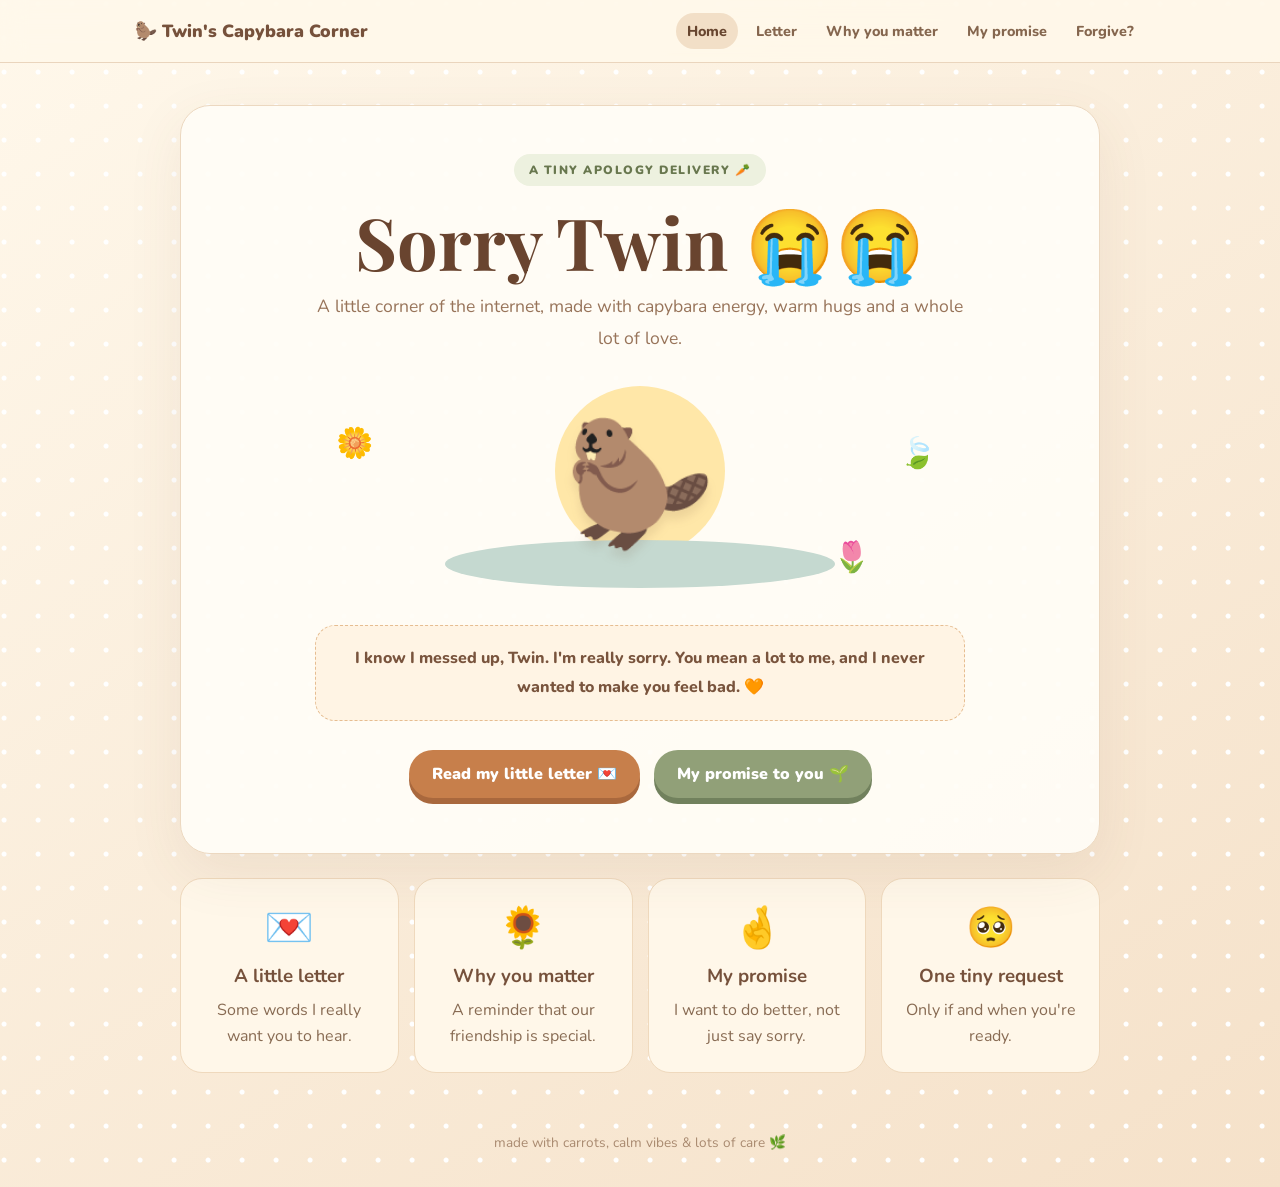
<file: index.html>
<!doctype html>
<html lang="en"><head><meta charset="utf-8"><meta name="viewport" content="width=device-width,initial-scale=1"><meta name="theme-color" content="#fff8eb"><title>Sorry Twin 🦫🤎</title><link rel="stylesheet" href="style.css"></head>
<body><header><nav class="nav"><a class="brand" href="index.html">🦫 Twin's Capybara Corner</a><div class="links"><a class="active" href="index.html">Home</a><a class="" href="letter.html">Letter</a><a class="" href="reasons.html">Why you matter</a><a class="" href="promise.html">My promise</a><a class="" href="forgive.html">Forgive?</a></div></nav></header>
<main><section class="hero">
<span class="kicker">a tiny apology delivery 🥕</span>
<h1>Sorry Twin 😭😭</h1>
<p class="lead">A little corner of the internet, made with capybara energy, warm hugs and a whole lot of love.</p>
<div class="scene"><div class="sun"></div><div class="pond"></div><span class="deco d1">🌼</span><span class="deco d2">🍃</span><span class="deco d3">🌷</span><div class="capy">🦫</div></div>
<div class="note">I know I messed up, Twin. I'm really sorry. You mean a lot to me, and I never wanted to make you feel bad. 🧡</div>
<a class="btn" href="letter.html">Read my little letter 💌</a><a class="btn alt" href="promise.html">My promise to you 🌱</a>
</section>
<div class="grid">
<a class="tile" href="letter.html" style="text-decoration:none"><div class="emoji">💌</div><h3>A little letter</h3><p>Some words I really want you to hear.</p></a>
<a class="tile" href="reasons.html" style="text-decoration:none"><div class="emoji">🌻</div><h3>Why you matter</h3><p>A reminder that our friendship is special.</p></a>
<a class="tile" href="promise.html" style="text-decoration:none"><div class="emoji">🤞</div><h3>My promise</h3><p>I want to do better, not just say sorry.</p></a>
<a class="tile" href="forgive.html" style="text-decoration:none"><div class="emoji">🥺</div><h3>One tiny request</h3><p>Only if and when you're ready.</p></a>
</div></main><footer>made with carrots, calm vibes & lots of care 🌿</footer><script src="script.js"></script></body></html>
</file>
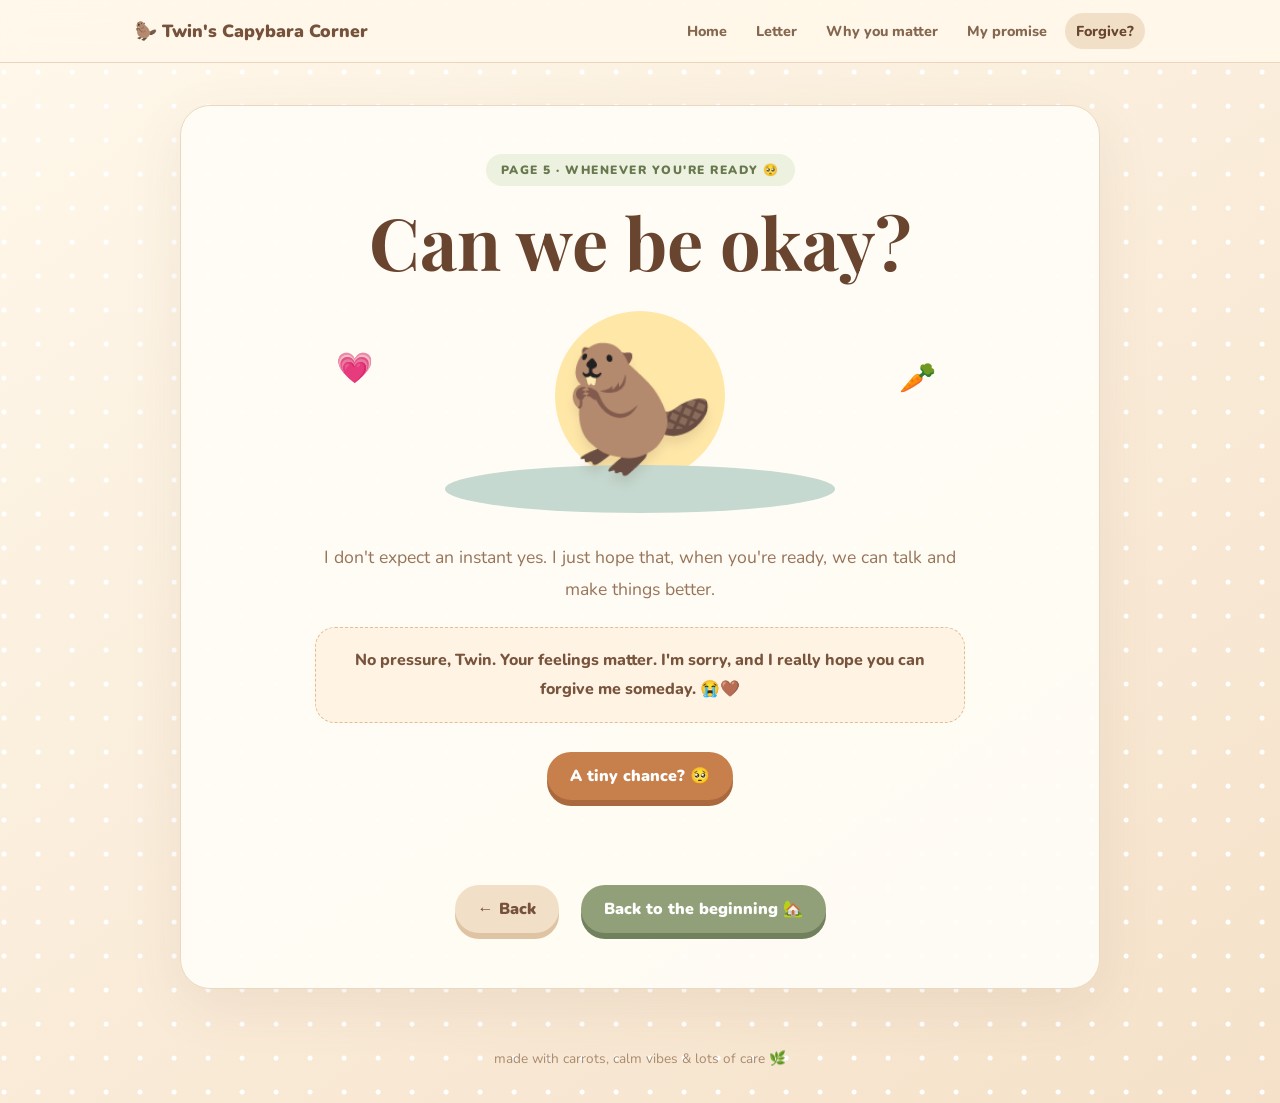
<file: forgive.html>
<!doctype html>
<html lang="en"><head><meta charset="utf-8"><meta name="viewport" content="width=device-width,initial-scale=1"><meta name="theme-color" content="#fff8eb"><title>Sorry Twin 🦫🤎</title><link rel="stylesheet" href="style.css"></head>
<body><header><nav class="nav"><a class="brand" href="index.html">🦫 Twin's Capybara Corner</a><div class="links"><a class="" href="index.html">Home</a><a class="" href="letter.html">Letter</a><a class="" href="reasons.html">Why you matter</a><a class="" href="promise.html">My promise</a><a class="active" href="forgive.html">Forgive?</a></div></nav></header>
<main><section class="panel"><span class="kicker">page 5 · whenever you're ready 🥺</span><h1>Can we be okay?</h1><div class="scene"><div class="sun"></div><div class="pond"></div><span class="deco d1">💗</span><span class="deco d2">🥕</span><div class="capy">🦫</div></div>
<p class="lead">I don't expect an instant yes. I just hope that, when you're ready, we can talk and make things better.</p>
<div class="note">No pressure, Twin. Your feelings matter. I'm sorry, and I really hope you can forgive me someday. 😭🤎</div>
<button class="btn" id="forgive">A tiny chance? 🥺</button><p id="reply" aria-live="polite"></p>
<div class="pager"><a class="btn soft" href="promise.html">← Back</a><a class="btn alt" href="index.html">Back to the beginning 🏡</a></div></section></main><footer>made with carrots, calm vibes & lots of care 🌿</footer><script src="script.js"></script></body></html>
</file>
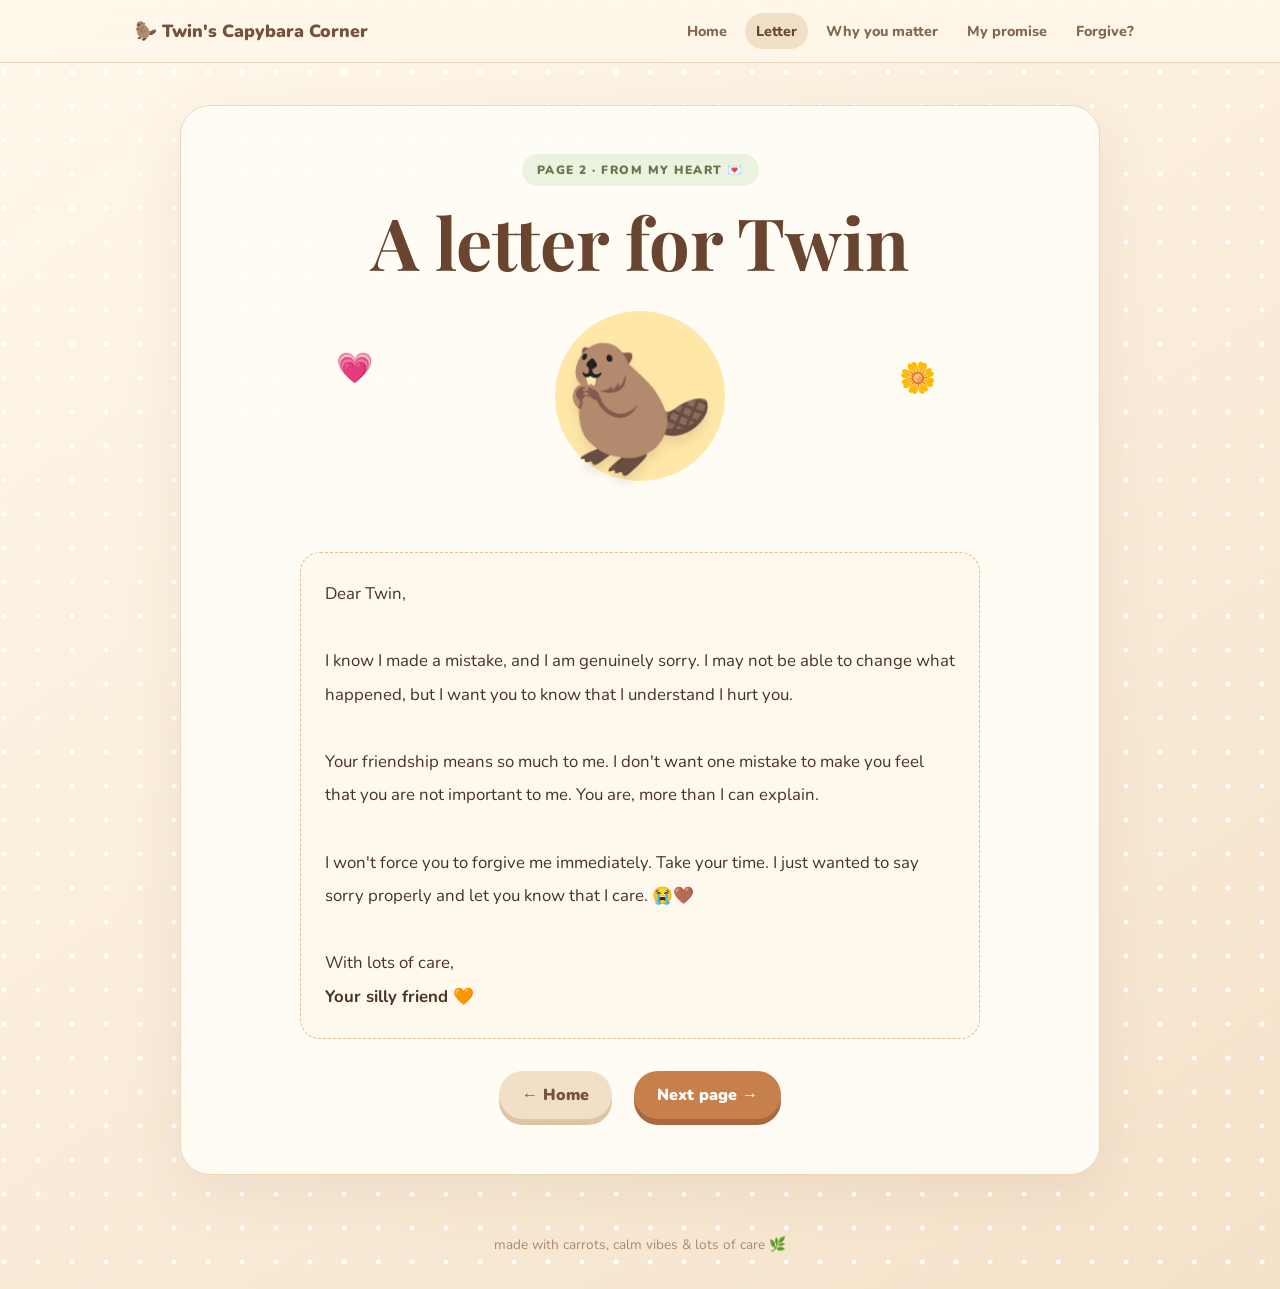
<file: letter.html>
<!doctype html>
<html lang="en"><head><meta charset="utf-8"><meta name="viewport" content="width=device-width,initial-scale=1"><meta name="theme-color" content="#fff8eb"><title>Sorry Twin 🦫🤎</title><link rel="stylesheet" href="style.css"></head>
<body><header><nav class="nav"><a class="brand" href="index.html">🦫 Twin's Capybara Corner</a><div class="links"><a class="" href="index.html">Home</a><a class="active" href="letter.html">Letter</a><a class="" href="reasons.html">Why you matter</a><a class="" href="promise.html">My promise</a><a class="" href="forgive.html">Forgive?</a></div></nav></header>
<main><section class="panel"><span class="kicker">page 2 · from my heart 💌</span><h1>A letter for Twin</h1><div class="scene"><div class="sun"></div><span class="deco d1">💗</span><span class="deco d2">🌼</span><div class="capy">🦫</div></div>
<div class="letter">Dear Twin,<br><br>I know I made a mistake, and I am genuinely sorry. I may not be able to change what happened, but I want you to know that I understand I hurt you.<br><br>Your friendship means so much to me. I don't want one mistake to make you feel that you are not important to me. You are, more than I can explain.<br><br>I won't force you to forgive me immediately. Take your time. I just wanted to say sorry properly and let you know that I care. 😭🤎<br><br>With lots of care,<br><strong>Your silly friend 🧡</strong></div>
<div class="pager"><a class="btn soft" href="index.html">← Home</a><a class="btn" href="reasons.html">Next page →</a></div></section></main><footer>made with carrots, calm vibes & lots of care 🌿</footer><script src="script.js"></script></body></html>
</file>
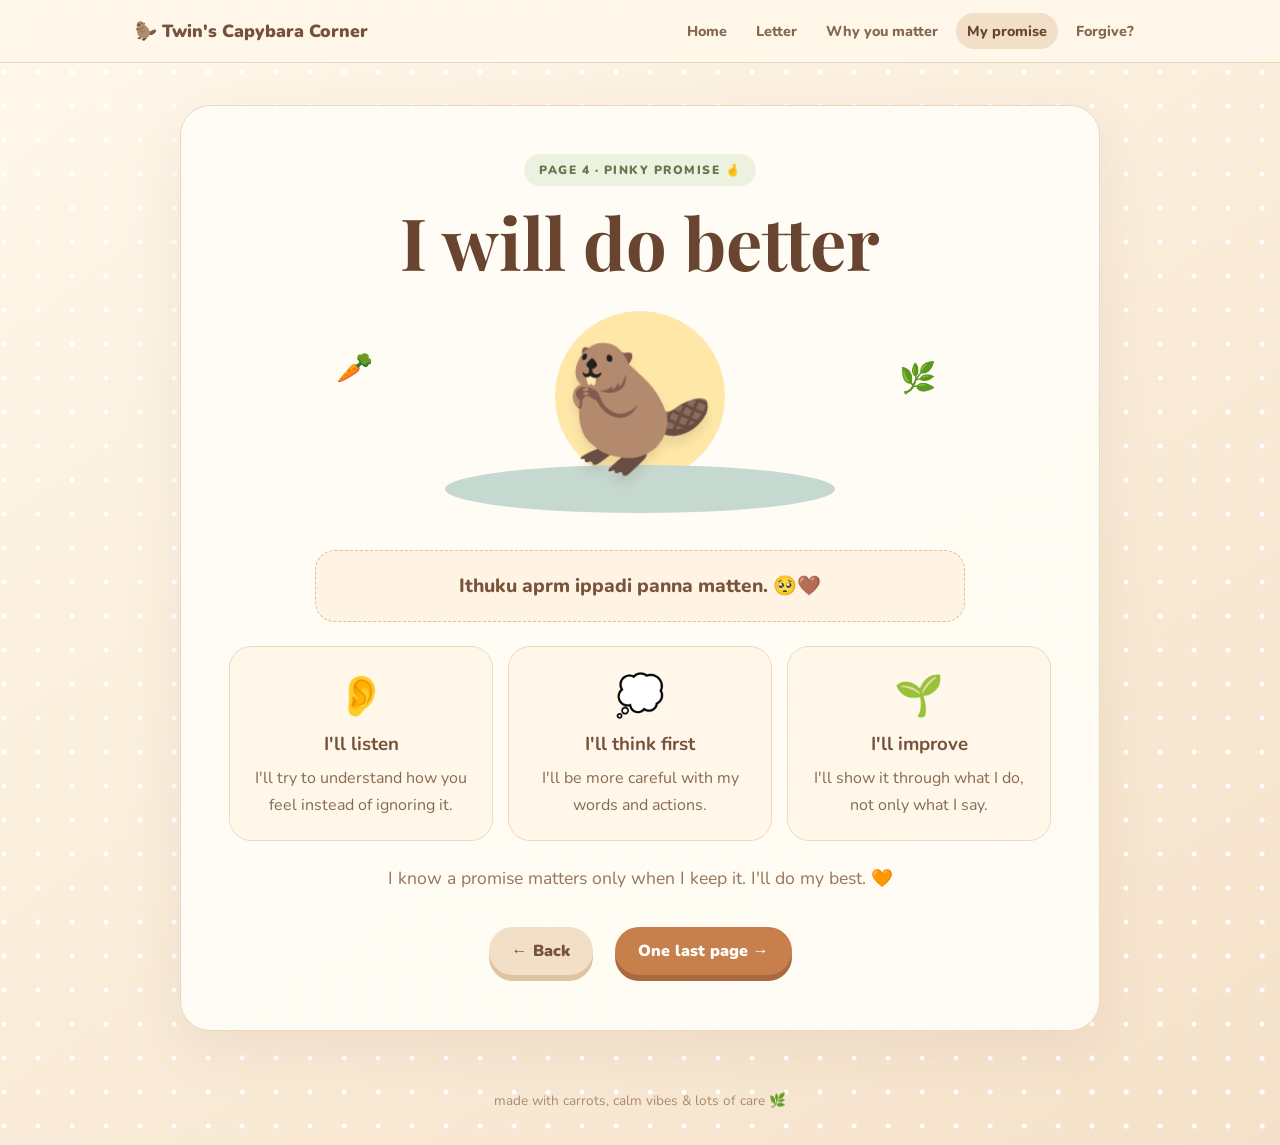
<file: promise.html>
<!doctype html>
<html lang="en"><head><meta charset="utf-8"><meta name="viewport" content="width=device-width,initial-scale=1"><meta name="theme-color" content="#fff8eb"><title>Sorry Twin 🦫🤎</title><link rel="stylesheet" href="style.css"></head>
<body><header><nav class="nav"><a class="brand" href="index.html">🦫 Twin's Capybara Corner</a><div class="links"><a class="" href="index.html">Home</a><a class="" href="letter.html">Letter</a><a class="" href="reasons.html">Why you matter</a><a class="active" href="promise.html">My promise</a><a class="" href="forgive.html">Forgive?</a></div></nav></header>
<main><section class="panel"><span class="kicker">page 4 · pinky promise 🤞</span><h1>I will do better</h1><div class="scene"><div class="sun"></div><div class="pond"></div><span class="deco d1">🥕</span><span class="deco d2">🌿</span><div class="capy">🦫</div></div>
<div class="note" style="font-size:1.2rem">Ithuku aprm ippadi panna matten. 🥺🤎</div>
<div class="grid"><div class="tile"><div class="emoji">👂</div><h3>I'll listen</h3><p>I'll try to understand how you feel instead of ignoring it.</p></div><div class="tile"><div class="emoji">💭</div><h3>I'll think first</h3><p>I'll be more careful with my words and actions.</p></div><div class="tile"><div class="emoji">🌱</div><h3>I'll improve</h3><p>I'll show it through what I do, not only what I say.</p></div></div>
<p class="lead" style="margin-top:22px">I know a promise matters only when I keep it. I'll do my best. 🧡</p><div class="pager"><a class="btn soft" href="reasons.html">← Back</a><a class="btn" href="forgive.html">One last page →</a></div></section></main><footer>made with carrots, calm vibes & lots of care 🌿</footer><script src="script.js"></script></body></html>
</file>
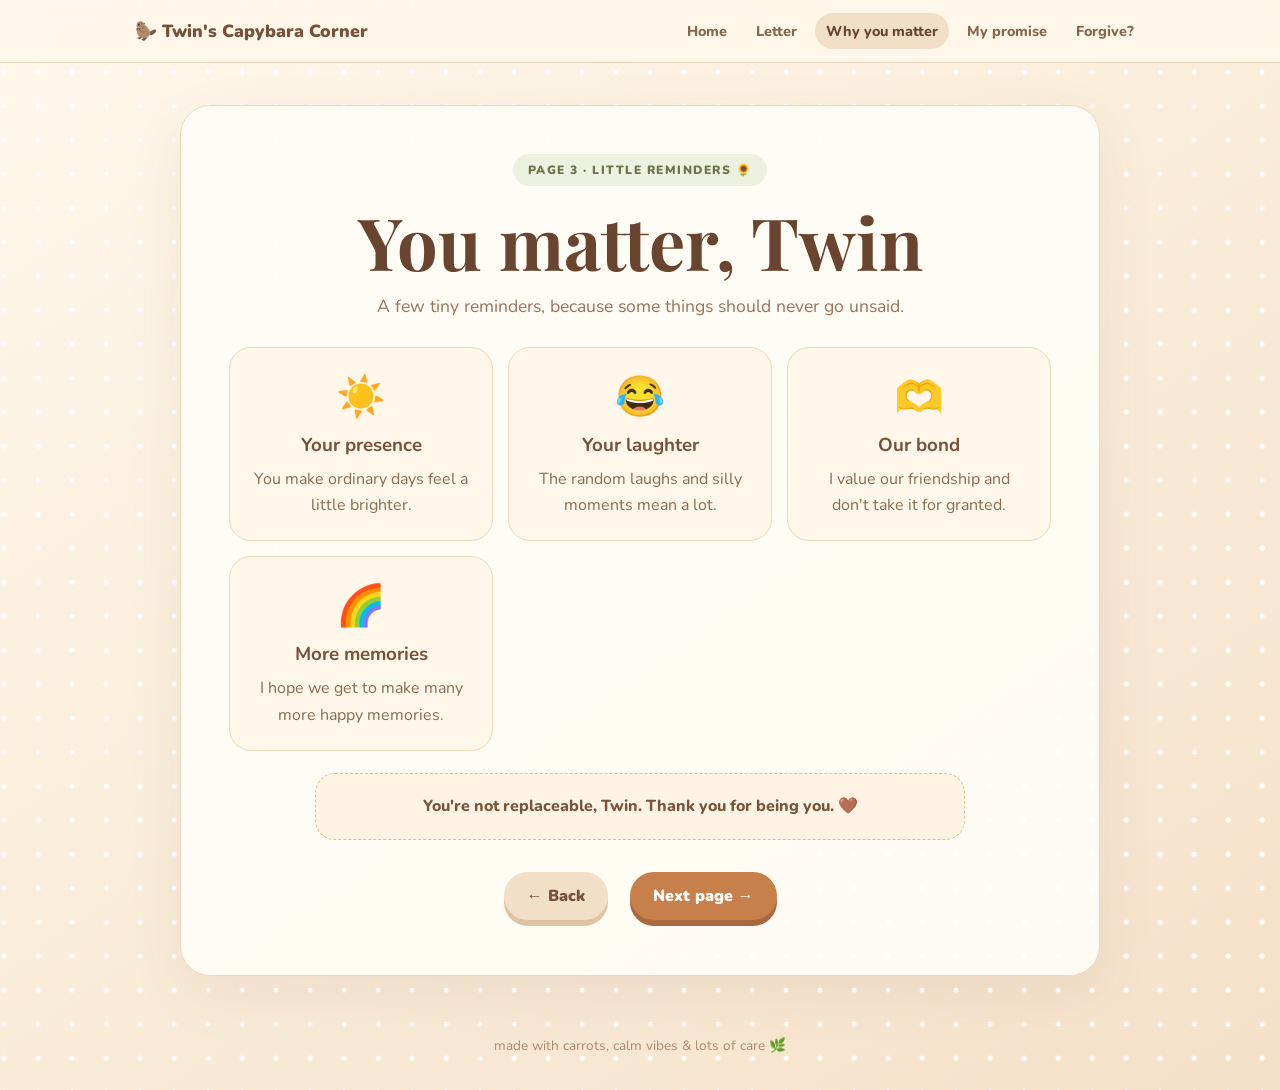
<file: reasons.html>
<!doctype html>
<html lang="en"><head><meta charset="utf-8"><meta name="viewport" content="width=device-width,initial-scale=1"><meta name="theme-color" content="#fff8eb"><title>Sorry Twin 🦫🤎</title><link rel="stylesheet" href="style.css"></head>
<body><header><nav class="nav"><a class="brand" href="index.html">🦫 Twin's Capybara Corner</a><div class="links"><a class="" href="index.html">Home</a><a class="" href="letter.html">Letter</a><a class="active" href="reasons.html">Why you matter</a><a class="" href="promise.html">My promise</a><a class="" href="forgive.html">Forgive?</a></div></nav></header>
<main><section class="panel"><span class="kicker">page 3 · little reminders 🌻</span><h1>You matter, Twin</h1><p class="lead">A few tiny reminders, because some things should never go unsaid.</p><div class="grid">
<div class="tile"><div class="emoji">☀️</div><h3>Your presence</h3><p>You make ordinary days feel a little brighter.</p></div>
<div class="tile"><div class="emoji">😂</div><h3>Your laughter</h3><p>The random laughs and silly moments mean a lot.</p></div>
<div class="tile"><div class="emoji">🫶</div><h3>Our bond</h3><p>I value our friendship and don't take it for granted.</p></div>
<div class="tile"><div class="emoji">🌈</div><h3>More memories</h3><p>I hope we get to make many more happy memories.</p></div>
</div><div class="note">You're not replaceable, Twin. Thank you for being you. 🤎</div><div class="pager"><a class="btn soft" href="letter.html">← Back</a><a class="btn" href="promise.html">Next page →</a></div></section></main><footer>made with carrots, calm vibes & lots of care 🌿</footer><script src="script.js"></script></body></html>
</file>
<file: style.css>
@import url('https://fonts.googleapis.com/css2?family=Nunito:wght@400;600;700;800;900&family=Playfair+Display:wght@700;800&display=swap');
:root{--cream:#fff8eb;--paper:#fffdf7;--brown:#76513b;--dark:#493326;--caramel:#c98550;--peach:#f5d7b5;--sage:#9eae83;--pink:#f4c9c3}
*{box-sizing:border-box}html{scroll-behavior:smooth}body{margin:0;min-height:100vh;font-family:Nunito,sans-serif;color:var(--dark);background:radial-gradient(circle at 12% 12%,#fff 0 2px,transparent 3px),linear-gradient(145deg,#fff8eb,#f5e1c9);background-size:34px 34px,auto}
header{position:sticky;top:0;z-index:10;background:#fff8ebdd;backdrop-filter:blur(12px);border-bottom:1px solid #ead5bd}
.nav{max-width:1050px;margin:auto;padding:13px 20px;display:flex;align-items:center;justify-content:space-between;gap:12px;flex-wrap:wrap}.brand{font-weight:900;color:var(--brown);font-size:1.1rem;text-decoration:none}.links{display:flex;gap:7px;flex-wrap:wrap}.links a{color:#85664e;text-decoration:none;font-size:.9rem;font-weight:800;padding:8px 11px;border-radius:30px}.links a:hover,.links a.active{background:#f2dfc7;color:#67452f}
main{width:min(920px,calc(100% - 32px));margin:42px auto 60px}.hero,.panel{background:#fffdf7eF;border:1px solid #ecd8c0;border-radius:30px;box-shadow:0 18px 55px #79543d16;padding:clamp(24px,5vw,48px);text-align:center;position:relative;overflow:hidden}
.kicker{display:inline-block;background:#edf1df;color:#68774e;padding:8px 15px;border-radius:30px;font-size:.75rem;font-weight:900;letter-spacing:1.5px;text-transform:uppercase}
h1,h2{font-family:'Playfair Display',serif;color:#69442f}h1{font-size:clamp(2.5rem,8vw,4.5rem);line-height:1.04;margin:18px 0 12px}h2{font-size:clamp(1.8rem,5vw,2.6rem);margin:10px 0 14px}.lead{font-size:1.1rem;color:#98745a;max-width:650px;margin:0 auto;line-height:1.8}
.scene{height:235px;display:grid;place-items:center;position:relative;margin:14px auto}.sun{position:absolute;width:170px;height:170px;border-radius:50%;background:#ffe7a8;top:18px;left:50%;transform:translateX(-50%)}.pond{position:absolute;bottom:15px;width:min(390px,90%);height:48px;background:#c5d9d0;border-radius:50%}.capy{position:relative;z-index:1;font-size:120px;filter:drop-shadow(0 9px 4px #79543d20);animation:float 3s ease-in-out infinite}.deco{position:absolute;font-size:30px}.d1{left:13%;top:55px}.d2{right:14%;top:65px}.d3{right:22%;bottom:25px}
@keyframes float{50%{transform:translateY(-10px)}}
.note{background:#fff4e4;border:1px dashed #e6bd91;border-radius:20px;padding:18px 20px;max-width:650px;margin:22px auto;color:#79543d;font-weight:800;line-height:1.8}
.btn{display:inline-block;border:0;border-radius:999px;padding:13px 23px;background:#c77f4b;color:white;text-decoration:none;font:900 1rem Nunito,sans-serif;cursor:pointer;box-shadow:0 6px 0 #a9683d;margin:7px;transition:.15s}.btn:hover{transform:translateY(-2px)}.btn.alt{background:#91a078;box-shadow:0 6px 0 #71815d}.btn.soft{background:#f2dfc7;color:#76513b;box-shadow:0 6px 0 #dfc4a4}
.grid{display:grid;grid-template-columns:repeat(auto-fit,minmax(210px,1fr));gap:15px;margin-top:24px}.tile{background:#fff7e9;border:1px solid #efd9bd;border-radius:22px;padding:22px;text-align:center}.tile .emoji{font-size:2.5rem}.tile h3{margin:8px 0;color:#76513b}.tile p{line-height:1.65;color:#886b53;margin:0}
.letter{text-align:left;max-width:680px;margin:24px auto 0;background:#fff8ec;border-radius:20px;padding:24px;border:1px dashed #e2bd93;line-height:2;font-size:1.05rem}
footer{text-align:center;color:#a98a70;font-size:.85rem;padding:0 20px 35px}.pager{display:flex;justify-content:center;gap:8px;flex-wrap:wrap;margin-top:25px}
#reply{font-weight:900;color:#718052;min-height:28px;margin-top:18px}.heart{position:fixed;bottom:-30px;pointer-events:none;animation:rise 3.2s linear forwards;font-size:22px;z-index:20}@keyframes rise{to{transform:translateY(-110vh) rotate(25deg);opacity:0}}
@media(max-width:520px){.nav{justify-content:center}.brand{width:100%;text-align:center}.links{justify-content:center}.scene{height:200px}.capy{font-size:100px}.sun{width:140px;height:140px}}
</file>
